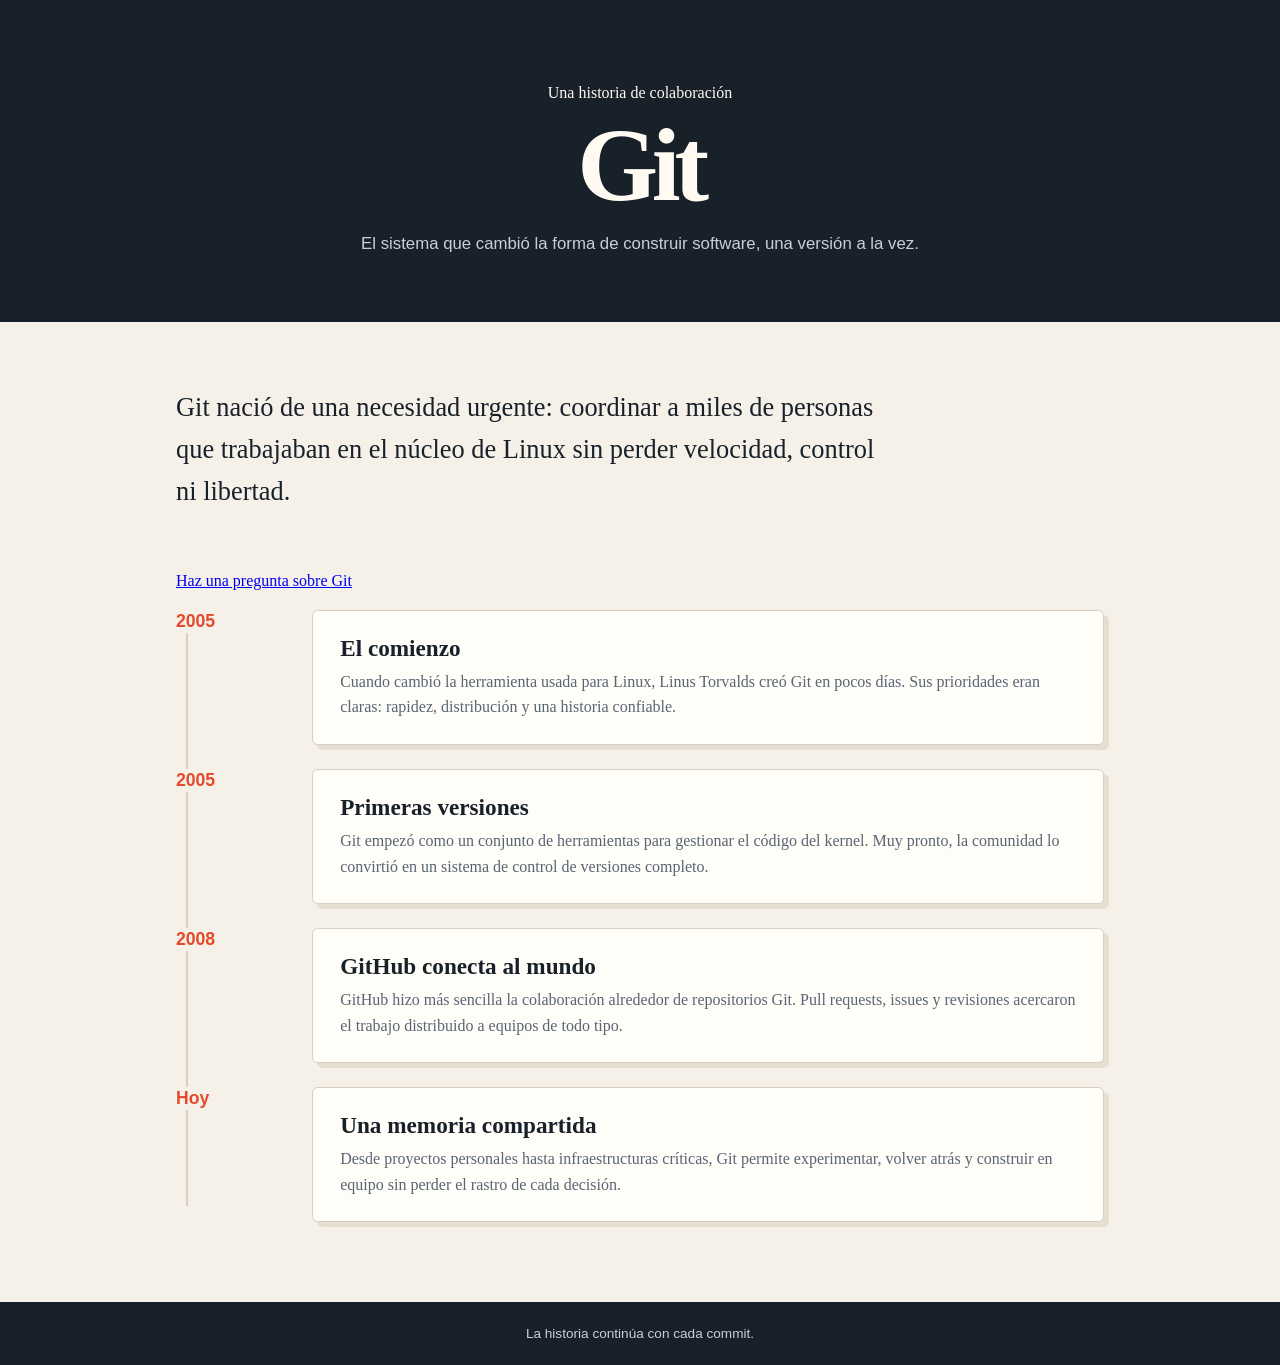
<file: index.html>
<!DOCTYPE html>
<html lang="en">
<head>
    <meta charset="UTF-8">
    <meta name="viewport" content="width=device-width, initial-scale=1.0">
    <meta name="description" content="Una breve historia de Git, desde su origen hasta la actualidad.">
    <title>La verdadera historia de Git</title>
    <link rel="stylesheet" href="styles.css">
</head>
<body>
    <header>
        <class="eyebrow">Una historia de colaboraci&oacute;n</>
        <h1>Git</h1>
        <p>El sistema que cambi&oacute; la forma de construir software, una versi&oacute;n a la vez.</p>
    </header>

    <main>
        <p class="intro">Git naci&oacute; de una necesidad urgente: coordinar a miles de personas que trabajaban en el n&uacute;cleo de Linux sin perder velocidad, control ni libertad.</p>
        <p><a href="contacto.html">Haz una pregunta sobre Git</a></p>

        <section class="timeline" aria-label="L&iacute;nea de tiempo de Git">
            <article>
                <div class="year">2005</div>
                <div class="story">
                    <h2>El comienzo</h2>
                    <p>Cuando cambi&oacute; la herramienta usada para Linux, Linus Torvalds cre&oacute; Git en pocos d&iacute;as. Sus prioridades eran claras: rapidez, distribuci&oacute;n y una historia confiable.</p>
                </div>
            </article>

            <article>
                <div class="year">2005</div>
                <div class="story">
                    <h2>Primeras versiones</h2>
                    <p>Git empez&oacute; como un conjunto de herramientas para gestionar el c&oacute;digo del kernel. Muy pronto, la comunidad lo convirti&oacute; en un sistema de control de versiones completo.</p>
                </div>
            </article>

            <article>
                <div class="year">2008</div>
                <div class="story">
                    <h2>GitHub conecta al mundo</h2>
                    <p>GitHub hizo m&aacute;s sencilla la colaboraci&oacute;n alrededor de repositorios Git. Pull requests, issues y revisiones acercaron el trabajo distribuido a equipos de todo tipo.</p>
                </div>
            </article>

            <article>
                <div class="year">Hoy</div>
                <div class="story">
                    <h2>Una memoria compartida</h2>
                    <p>Desde proyectos personales hasta infraestructuras cr&iacute;ticas, Git permite experimentar, volver atr&aacute;s y construir en equipo sin perder el rastro de cada decisi&oacute;n.</p>
                </div>
            </article>
        </section>
    </main>

    <footer>La historia contin&uacute;a con cada commit.</footer>
</body>
</html>
</file>
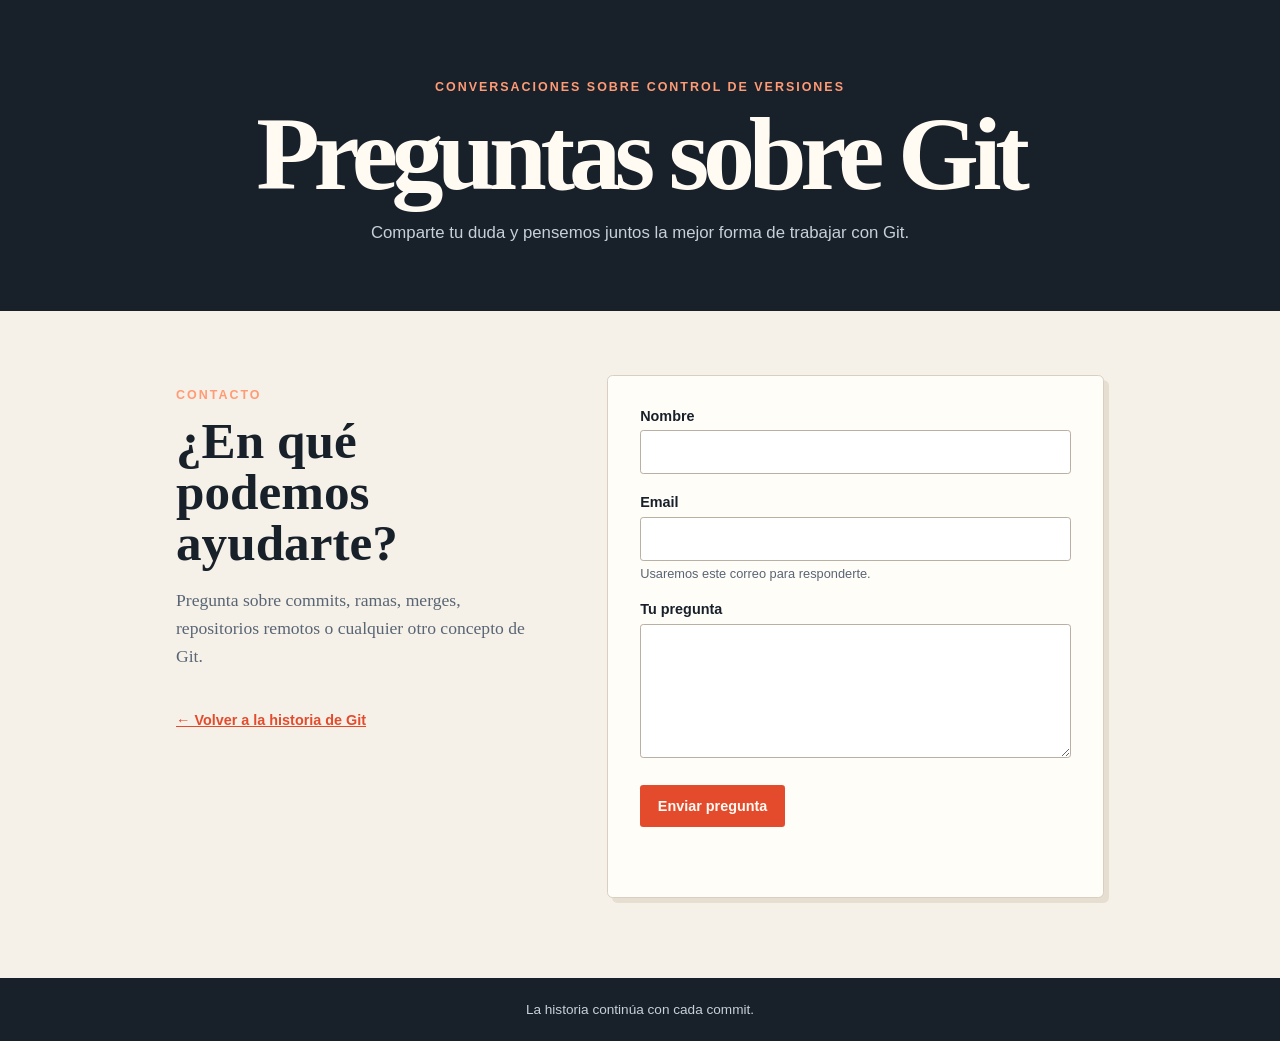
<file: contacto.html>
<!DOCTYPE html>
<html lang="es">
<head>
    <meta charset="UTF-8">
    <meta name="viewport" content="width=device-width, initial-scale=1.0">
    <meta name="description" content="Envía tus preguntas sobre Git.">
    <title>Aca estaba el titulo viejo</title>
    <link rel="stylesheet" href="styles.css">
</head>
<body>
    <header>
        <p class="eyebrow">Conversaciones sobre control de versiones</p>
        <h1>Preguntas sobre Git</h1>
        <p>Comparte tu duda y pensemos juntos la mejor forma de trabajar con Git.</p>
    </header>

    <main>
        <section class="contact-layout" aria-labelledby="contact-title">
            <div class="contact-copy">
                <p class="eyebrow">Contacto</p>
                <h2 id="contact-title">¿En qué podemos ayudarte?</h2>
                <p>Pregunta sobre commits, ramas, merges, repositorios remotos o cualquier otro concepto de Git.</p>
                <a class="back-link" href="index.html">&larr; Volver a la historia de Git</a>
            </div>

            <form class="contact-form" name="preguntas-git" method="POST" data-netlify="true">
                <input type="hidden" name="form-name" value="preguntas-git">
                <div class="form-field">
                    <label for="nombre">Nombre</label>
                    <input type="text" id="nombre" name="nombre" autocomplete="name" required>
                </div>

                <div class="form-field">
                    <label for="email">Email</label>
                    <input type="email" id="email" name="email" autocomplete="email" required aria-describedby="email-help email-status">
                    <small id="email-help">Usaremos este correo para responderte.</small>
                    <small id="email-status" class="field-status" aria-live="polite"></small>
                </div>

                <div class="form-field">
                    <label for="pregunta">Tu pregunta</label>
                    <textarea id="pregunta" name="pregunta" rows="6" required></textarea>
                </div>

                <button type="submit">Enviar pregunta</button>
                <p id="form-status" class="form-status" role="status" aria-live="polite"></p>
            </form>
        </section>
    </main>

    <footer>La historia continúa con cada commit.</footer>

    <script src="contacto.js" defer></script>
</body>
</html>
</file>
<file: styles.css>
:root {
    --ink: #18202a;
    --muted: #596574;
    --paper: #f5f1e8;
    --card: #fffdf8;
    --accent: #e44b2d;
    --line: #d8cfc2;
}

* { box-sizing: border-box; }

body {
    margin: 0;
    color: var(--ink);
    background: var(--paper);
    font-family: Georgia, 'Times New Roman', serif;
    line-height: 1.6;
}

header {
    padding: 5rem 1.5rem 4rem;
    color: #fffaf2;
    background: var(--ink);
    text-align: center;
}

header p {
    margin: 0 auto;
    max-width: 40rem;
    color: #c7d0d8;
    font: 1.05rem/1.6 'Helvetica Neue', Arial, sans-serif;
}

.eyebrow {
    color: #ff9b75;
    font: 700 .78rem/1.2 'Helvetica Neue', Arial, sans-serif;
    letter-spacing: .16em;
    text-transform: uppercase;
}

h1 {
    margin: .65rem 0 1rem;
    font-size: clamp(3rem, 9vw, 6.5rem);
    line-height: .95;
    letter-spacing: -.06em;
}

main {
    width: min(100% - 3rem, 58rem);
    margin: 0 auto;
    padding: 4rem 0 5rem;
}

.intro {
    margin: 0 0 3.5rem;
    max-width: 44rem;
    font-size: clamp(1.25rem, 2.5vw, 1.65rem);
}

.timeline {
    position: relative;
    display: grid;
    gap: 1.5rem;
}

.timeline::before {
    position: absolute;
    top: 1rem;
    bottom: 1rem;
    left: .65rem;
    width: 2px;
    background: var(--line);
    content: '';
}

article {
    position: relative;
    display: grid;
    grid-template-columns: 7rem 1fr;
    gap: 1.5rem;
    align-items: start;
}

.year {
    position: relative;
    z-index: 1;
    color: var(--accent);
    background: var(--paper);
    font: 700 1.1rem/1.3 'Helvetica Neue', Arial, sans-serif;
}

.story {
    padding: 1.5rem 1.7rem;
    border: 1px solid var(--line);
    border-radius: .35rem;
    background: var(--card);
    box-shadow: 5px 5px 0 #e7ded2;
}

h2 {
    margin: 0 0 .45rem;
    font-size: 1.45rem;
    line-height: 1.15;
}

.story p { margin: 0; color: var(--muted); }

footer {
    padding: 1.5rem;
    color: #c7d0d8;
    background: var(--ink);
    text-align: center;
    font: .85rem 'Helvetica Neue', Arial, sans-serif;
}

.contact-layout {
    display: grid;
    grid-template-columns: minmax(0, .85fr) minmax(18rem, 1.15fr);
    gap: 4rem;
    align-items: start;
}

.contact-copy h2 {
    margin: .5rem 0 1rem;
    font-size: clamp(2rem, 4vw, 3.2rem);
    line-height: 1;
}

.contact-copy > p:not(.eyebrow) {
    color: var(--muted);
    font-size: 1.1rem;
}

.back-link {
    display: inline-block;
    margin-top: 1.5rem;
    color: var(--accent);
    font: 700 .9rem 'Helvetica Neue', Arial, sans-serif;
}

.contact-form {
    padding: 2rem;
    border: 1px solid var(--line);
    border-radius: .35rem;
    background: var(--card);
    box-shadow: 5px 5px 0 #e7ded2;
}

.form-field { margin-bottom: 1.25rem; }

.form-field label {
    display: block;
    margin-bottom: .4rem;
    font: 700 .9rem 'Helvetica Neue', Arial, sans-serif;
}

.form-field input,
.form-field textarea {
    width: 100%;
    padding: .75rem .8rem;
    border: 1px solid #b9afa2;
    border-radius: .2rem;
    color: var(--ink);
    background: #fff;
    font: 1rem Georgia, 'Times New Roman', serif;
}

.form-field input:focus,
.form-field textarea:focus {
    outline: 2px solid var(--accent);
    outline-offset: 2px;
}

.form-field input:user-invalid { border-color: var(--accent); }

.form-field small {
    display: block;
    margin-top: .35rem;
    color: var(--muted);
    font: .8rem 'Helvetica Neue', Arial, sans-serif;
}

.field-status.is-invalid { color: var(--accent); }
.field-status.is-valid { color: #28704d; }

button {
    padding: .8rem 1.1rem;
    border: 0;
    border-radius: .2rem;
    color: #fffaf2;
    background: var(--accent);
    cursor: pointer;
    font: 700 .9rem 'Helvetica Neue', Arial, sans-serif;
}

button:hover { background: #c83d25; }

.form-status {
    min-height: 1.4rem;
    margin: 1rem 0 0;
    color: var(--muted);
    font: .85rem 'Helvetica Neue', Arial, sans-serif;
}

@media (max-width: 620px) {
    main { width: min(100% - 2rem, 58rem); padding-top: 3rem; }
    article { grid-template-columns: 4.5rem 1fr; gap: 1rem; }
    .story { padding: 1.2rem; }
    .contact-layout { grid-template-columns: 1fr; gap: 2.5rem; }
    .contact-form { padding: 1.2rem; }
}
</file>
